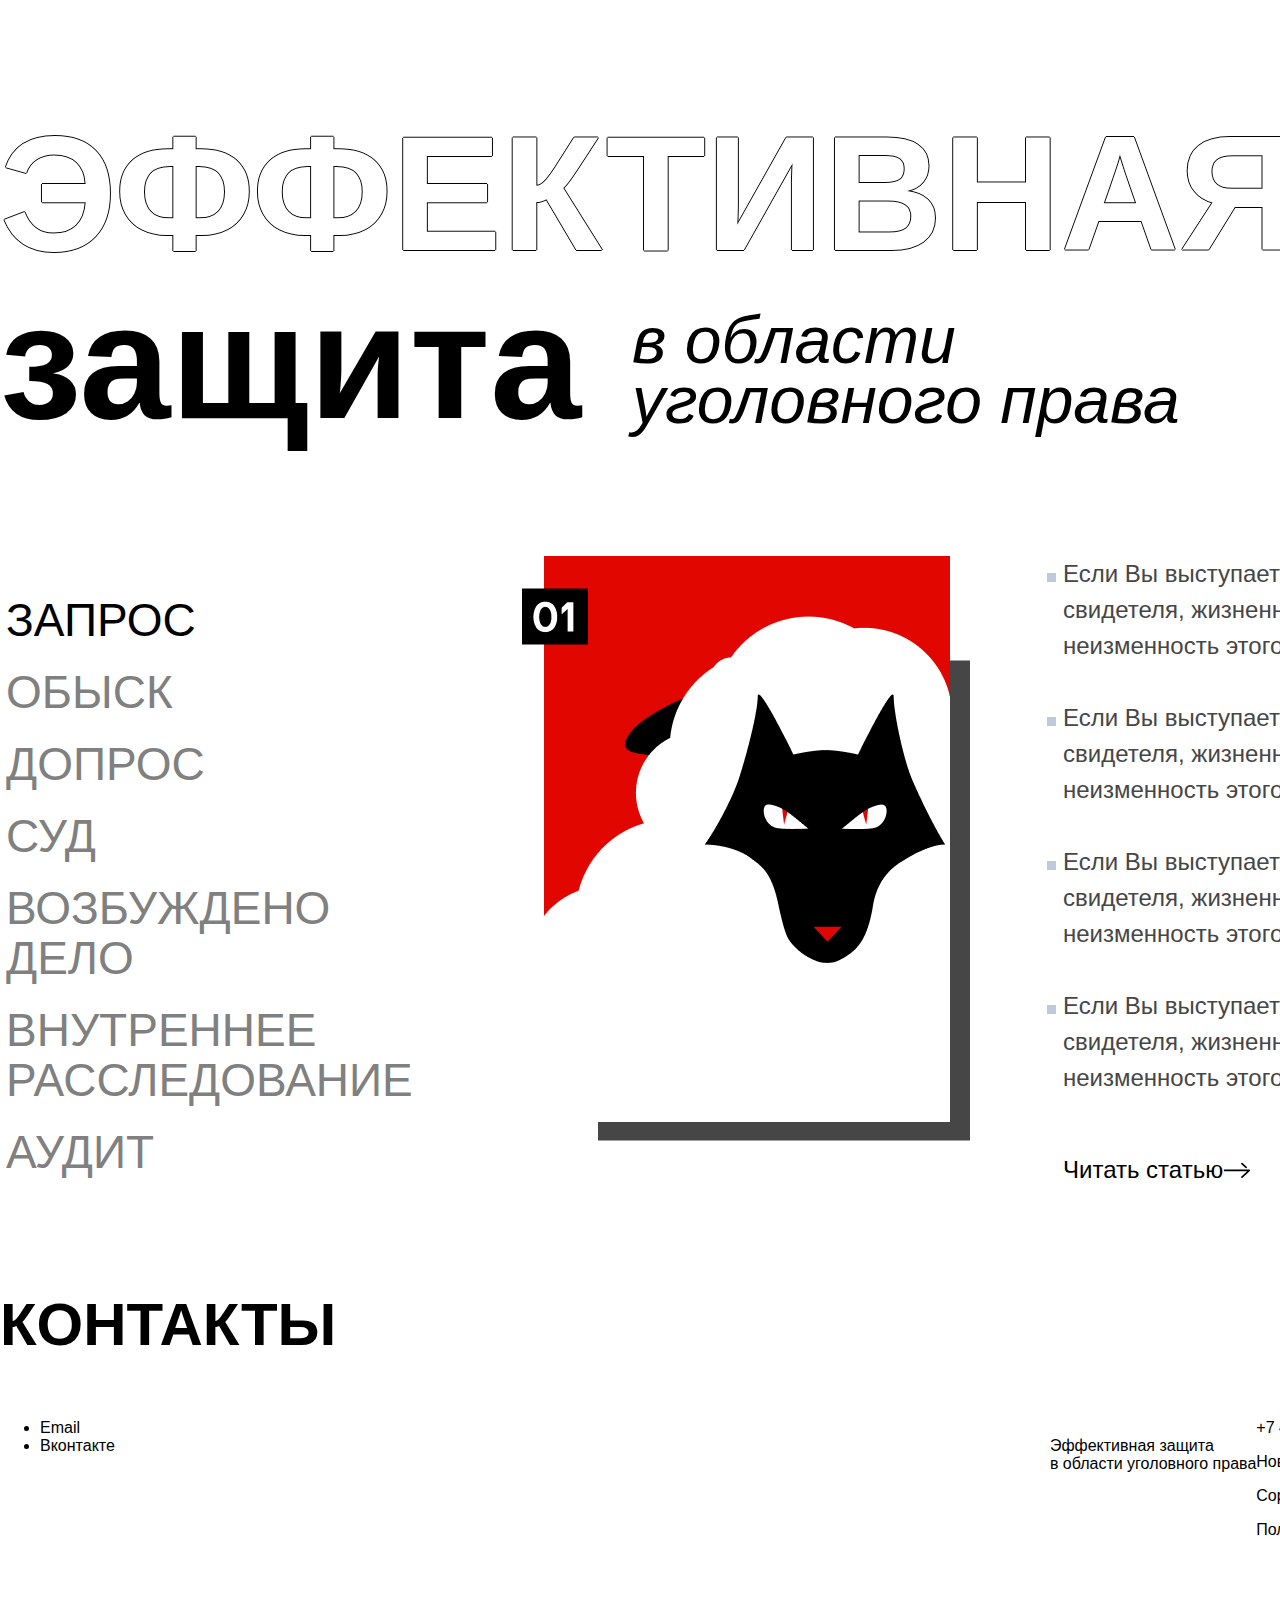
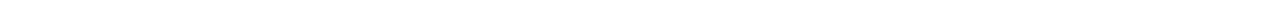
<file: index.html>
<!DOCTYPE html>
<html lang="ru">
<head>
  <meta charset="UTF-8">
  <meta name="viewport" content="width=device-width, initial-scale=1.0">
  <link rel="stylesheet" href="/index.css">
  <title>ZKS test</title>
  </head>
<body class="page">
    <header class="header">
      
    </header>
    <main class="content">
      <section class="title-section">
        <div>
            <h1 class="title"><span class="title title_color">Эффективная</span><br> защита</h1>
            <p class="text">в области<br> уголовного права</p>
        </div>
      </section>
      <section class="tab-section">
        <div class="tab">
        <button class="tablinks" onclick="openCity(event, 'request')" id="defaultOpen">Запрос</button>
        <button class="tablinks" onclick="openCity(event, 'search')">Обыск</button>
        <button class="tablinks" onclick="openCity(event, 'interrogation')">Допрос</button>
        <button class="tablinks" onclick="openCity(event, 'court')">Суд</button>
        <button class="tablinks" onclick="openCity(event, 'case')">Возбуждено дело</button>
        <button class="tablinks" onclick="openCity(event, 'investigation')">Внутреннее расследование</button>
        <button class="tablinks" onclick="openCity(event, 'audit')">Аудит</button>
        </div>

        <div id="request" class="tabcontent">
        <div class="tab-content">
            <img class="tab-content__img" src="/src/images/Image_tab.jpg" alt="" class="">
            <div class="tab-container">
            <ul class="tab-list">
                <li class="tab-list__item">Если Вы выступаете по делу в качестве свидетеля, жизненно важно обеспечить неизменность этого. </li>
                <li class="tab-list__item">Если Вы выступаете по делу в качестве свидетеля, жизненно важно обеспечить неизменность этого. </li>
                <li class="tab-list__item">Если Вы выступаете по делу в качестве свидетеля, жизненно важно обеспечить неизменность этого. </li>
                <li class="tab-list__item">Если Вы выступаете по делу в качестве свидетеля, жизненно важно обеспечить неизменность этого. </li>
            </ul>
            <a class="link tab-content__link" href="/">Читать статью<img class="tab-content__icon" src="/src/images/arrow_right.svg" alt="icon"></a>
            </div>
        </div>
        </div>

        <div id="search" class="tabcontent">
        <h3>Обыск</h3>
        <p>Paris is the capital of France.</p> 
        </div>

        <div id="interrogation" class="tabcontent">
        <h3>Допрос</h3>
        <p>Tokyo is the capital of Japan.</p>
        </div>

        <div id="court" class="tabcontent">
        <h3>Суд</h3>
        <p>London is the capital city of England.</p>
        </div>

        <div id="case" class="tabcontent">
        <h3>Возбуждено дело</h3>
        <p>London is the capital city of England.</p>
        </div>

        <div id="investigation" class="tabcontent">
        <h3>Внутреннее расследование</h3>
        <p>London is the capital city of England.</p>
        </div>

        <div id="audit" class="tabcontent">
        <h3>Аудит</h3>
        <p>London is the capital city of England.</p>
        </div>
    
          </section>
          <section class="events">
            <div class="events__title">
              <h2 class="event__titile-text">события</h2>
              <div class="events__link">
                <a class="link " href="/" target="_blank">Смотреть все</a>
                <img src="/src/images/arrow_right.svg" alt="">
              </div>
            </div>
        
          </section>
     
    </main>
    <footer class="footer">
       <h4 class="foote-titile">Контакты</h4>
        <div class="footer-colums">
        <div class="footer-col footer-first">
          <ul>
              <li>Email</li>
              <li>Вконтакте</li>
          </ul>
        </div>
        <div class="footer-col footer-second">
          <div>
            <img>
            <p>Эффективная защита<br>
              в области уголовного права</p>

          </div>
          <div>
            <div>
            <p>+7 495 660 37 60</p>
            <p>Новослободская 23</p>
            </div>
            <p>Copyright © Адвокатское бюро «ЗКС»</p>
            <p>Политика обработки персональных данных</p>
          </div>
        </div>
      </div>
    </footer>
    <script src="/index.js">

    </script>
</body>
</html>
</file>
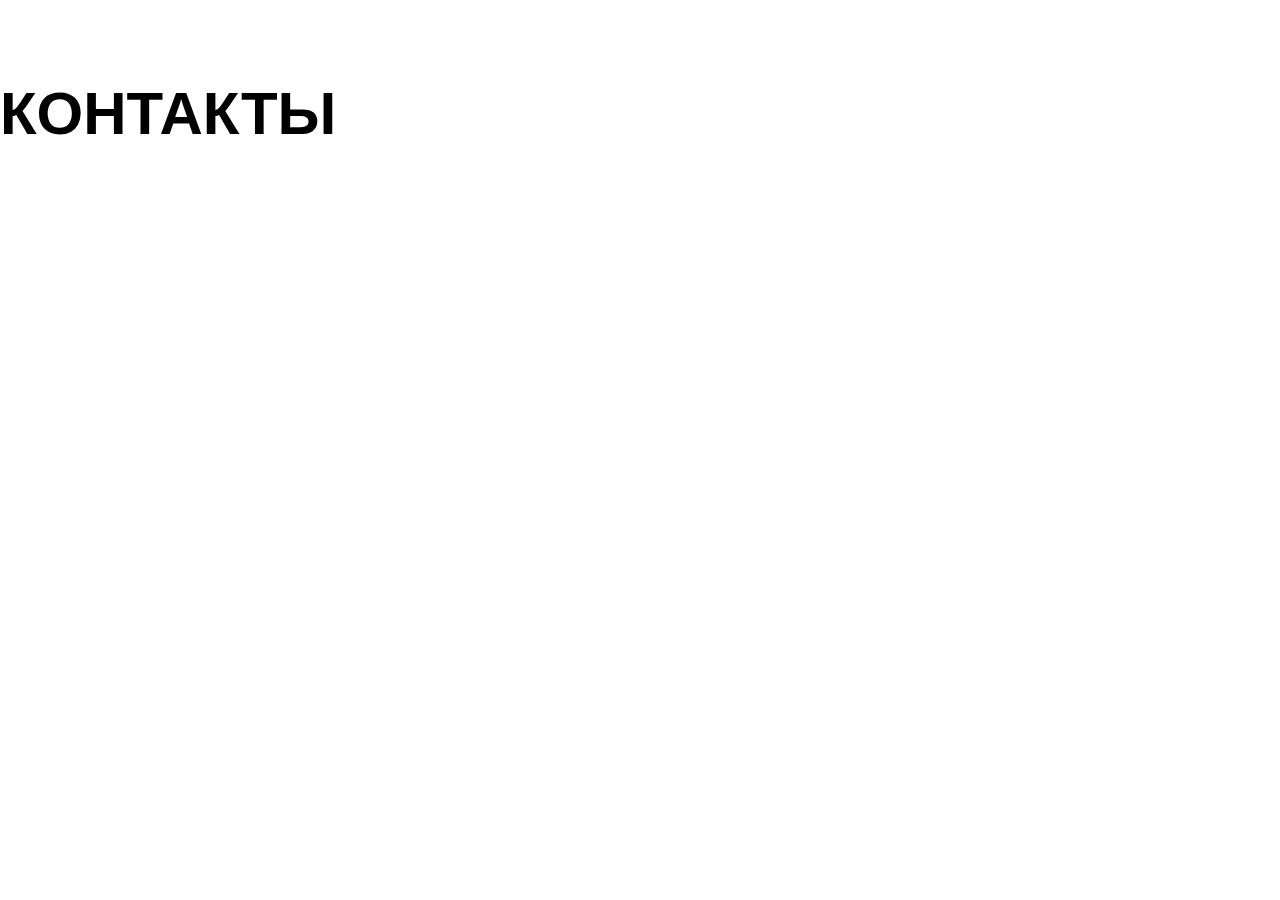
<file: footer.html>
<!DOCTYPE html>
<html lang="ru">
<head>
  <meta charset="UTF-8">
  <meta name="viewport" content="width=device-width, initial-scale=1.0">
  <link rel="stylesheet" href="/index.css">
  <title>ZKS test</title>
  </head>
<body class="page">
    <footer class="footer">
    <h4 class="foote-titile">Контакты</h4>
     <div class="footer-colums">
     <div class="footer-col footer-col">
       <nav>
         
       </nav>
     </div>
     <div class="footer-col">
       <div>

       </div>
       <div>

       </div>
     </div>
   </div>
 </footer>
</body>
</html>
</file>
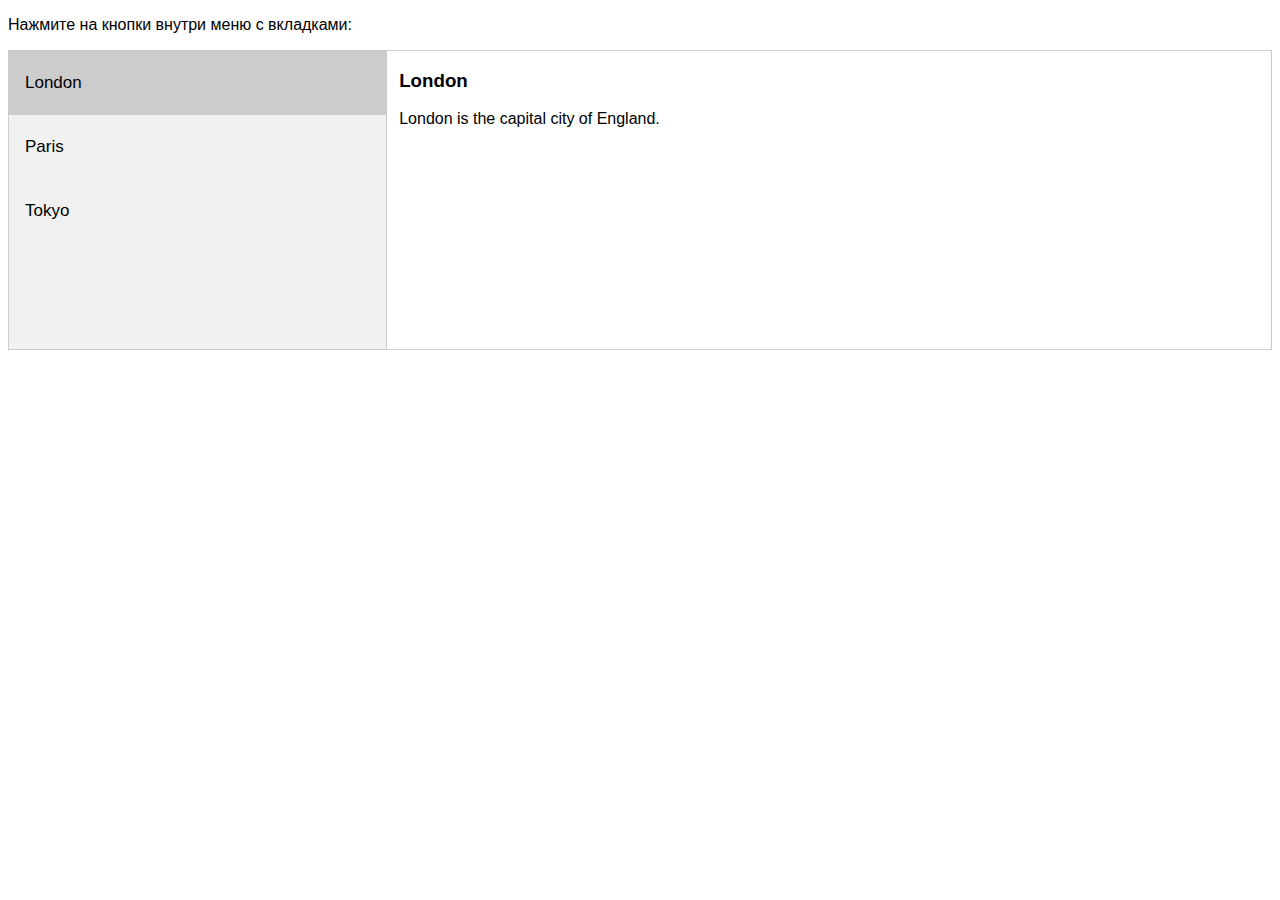
<file: test.html>
<!DOCTYPE html>
<html>
<head>
<meta name="viewport" content="width=device-width, initial-scale=1">
<style>
* {box-sizing: border-box}
body {font-family: "Lato", sans-serif;}

/* Style the tab */
.tab {
    float: left;
    border: 1px solid #ccc;
    background-color: #f1f1f1;
    width: 30%;
    height: 300px;
}

/* Style the buttons inside the tab */
.tab button {
    display: block;
    background-color: inherit;
    color: black;
    padding: 22px 16px;
    width: 100%;
    border: none;
    outline: none;
    text-align: left;
    cursor: pointer;
    transition: 0.3s;
    font-size: 17px;
}

/* Change background color of buttons on hover */
.tab button:hover {
    background-color: #ddd;
}

/* Create an active/current "tab button" class */
.tab button.active {
    background-color: #ccc;
}

/* Style the tab content */
.tabcontent {
    float: left;
    padding: 0px 12px;
    border: 1px solid #ccc;
    width: 70%;
    border-left: none;
    height: 300px;
}
</style>
</head>
<body>

<p>Нажмите на кнопки внутри меню с вкладками:</p>

<div class="tab">
  <button class="tablinks" onclick="openCity(event, 'London')" id="defaultOpen">London</button>
  <button class="tablinks" onclick="openCity(event, 'Paris')">Paris</button>
  <button class="tablinks" onclick="openCity(event, 'Tokyo')">Tokyo</button>
</div>

<div id="London" class="tabcontent">
  <h3>London</h3>
  <p>London is the capital city of England.</p>
</div>

<div id="Paris" class="tabcontent">
  <h3>Paris</h3>
  <p>Paris is the capital of France.</p> 
</div>

<div id="Tokyo" class="tabcontent">
  <h3>Tokyo</h3>
  <p>Tokyo is the capital of Japan.</p>
</div>

<script>
function openCity(evt, cityName) {
    var i, tabcontent, tablinks;
    tabcontent = document.getElementsByClassName("tabcontent");
    for (i = 0; i < tabcontent.length; i++) {
        tabcontent[i].style.display = "none";
    }
    tablinks = document.getElementsByClassName("tablinks");
    for (i = 0; i < tablinks.length; i++) {
        tablinks[i].className = tablinks[i].className.replace(" active", "");
    }
    document.getElementById(cityName).style.display = "block";
    evt.currentTarget.className += " active";
}

// Get the element with id="defaultOpen" and click on it
document.getElementById("defaultOpen").click();
</script>
     
</body>
</html>
</file>
<file: index.css>
.page {
    min-width: 1580px;
    max-width: 1600px;
    margin: 0 auto;
    font-family: 'Helvetica Neue', Arial, sans-serif;
    background-color: white;
  }

  .title {
    
    font-size: 164px;
    line-height: 168px;
  }

  .title_color {
    color: #FFFFFF;
    text-transform: uppercase;
    text-shadow: -1px 0 black, 0 1px black, 1px 0 black, 0 -1px black;
    
  }

  .title-section{
    position: relative;
  }

  .text {
      position: absolute;
      top: 40%;
      left: 40%;
      font-style: italic;
      font-size: 66px;
      line-height: 60px;
  }

  .tab-content {
      display: flex;
      flex-direction: row;
      justify-content: space-between;
      align-items: flex-start;
  }

  .tab-container {
    padding-left: 93px;
  }

.tab-list {
    list-style: square outside url("/src/images/Rectangle.svg");
    padding-left: 0;
    margin: 0;
}

.tab-list__item {
    font-size: 24px;
    line-height: 36px;
    color: #464646;
    padding-bottom: 36px;
}

.tab-list__item:last-of-type {
    padding-bottom: 56px;
}

.tab-content__link {
    font-size: 24px;
    line-height: 36px;
    color: #000;
}



.tab-content__icon {
    width: 28px;
    height: 16px;
    padding-left: 20;
}

.tab-section {
    background-color: #000;
    display: block;
}




  * {box-sizing: border-box}
  
  /* Style the tab */
  .tab {
      float: left;
      width: 30%;
      height: 735px;
      padding-top: 38px;
  }
  
  /* Style the buttons inside the tab */
  .tab button {
      display: block;
      background-color: inherit;
      color: gray;
      width: 100%;
      border: none;
      outline: none;
      text-align: left;
      cursor: pointer;
      transition: 0.3s;
      font-size: 17px;
      margin-bottom: 20px;
      font-size: 46px;
      line-height: 50px;
  }
  
  /* Change background color of buttons on hover */
  .tab button:hover {
      color: red;
  }
  
  /* Create an active/current "tab button" class */
  .tab button.active {
      color: #000;
  }
  
  /* Style the tab content */
  .tabcontent {
      float: left;
      padding: 0px 0px 0px 48px;
      width: 70%;
      border-left: none;
      height: 735px;
  }

  .tablinks {
      text-transform: uppercase;
  }

  .marquee{
    padding: 24px 0;
  }
  
  .marquee__inner{
    width: fit-content;
    position: relative;
    transform: translate3d(var(--move-initial),0,0);
    animation: marquee 80s linear infinite;
  }
  
  .marquee span{
    white-space: nowrap;
    padding: 0 1vw;
  }
  
  .marquee__inner:hover {
      animation-play-state: paused
     }
  
  .marquee-text {
      font-family: 'Aeroport';
      color: #000000;
      font-size: 28px;
      line-height: 32px;
      padding: 0 5rem;
      text-decoration: none;
    }
    
   .marquee-text:hover {
    color: #E10600;
    transition: 0.1s linear;
    opacity: 0.7;
  }
  
  .marquee:hover .marquee__inner{
    animation-play-state: running;
    opacity: 1;
    transition-duration: 0.4s;
  }
  
  @keyframes marquee {
    0% {
    transform: translate3d(var(--move-initial), 0, 0);
    }
  
    100% {
     transform: translate3d(var(--move-final), 0, 0);
    }
  }

  .marquee-section {
      margin-bottom: 132px;
  }

  .events__title {
      display: flex;
      justify-content: space-between;
  }

  .link {
      text-decoration: none;
  }

  .link:hover {
      color: #E10600;
  }

  .foote-titile {
      text-transform: uppercase;
      margin-bottom: 44px;
      color: #000;
      font-size: 60px;
      line-height: 68px;
  }

  .footer-colums {
      display: flex;
      justify-content: space-between;
  }

  .footer-col {
      height: 200px;
  }

  .footer-first {

   }

  .footer-second {
      display: flex;
      flex-direction: row;
  }
</file>
